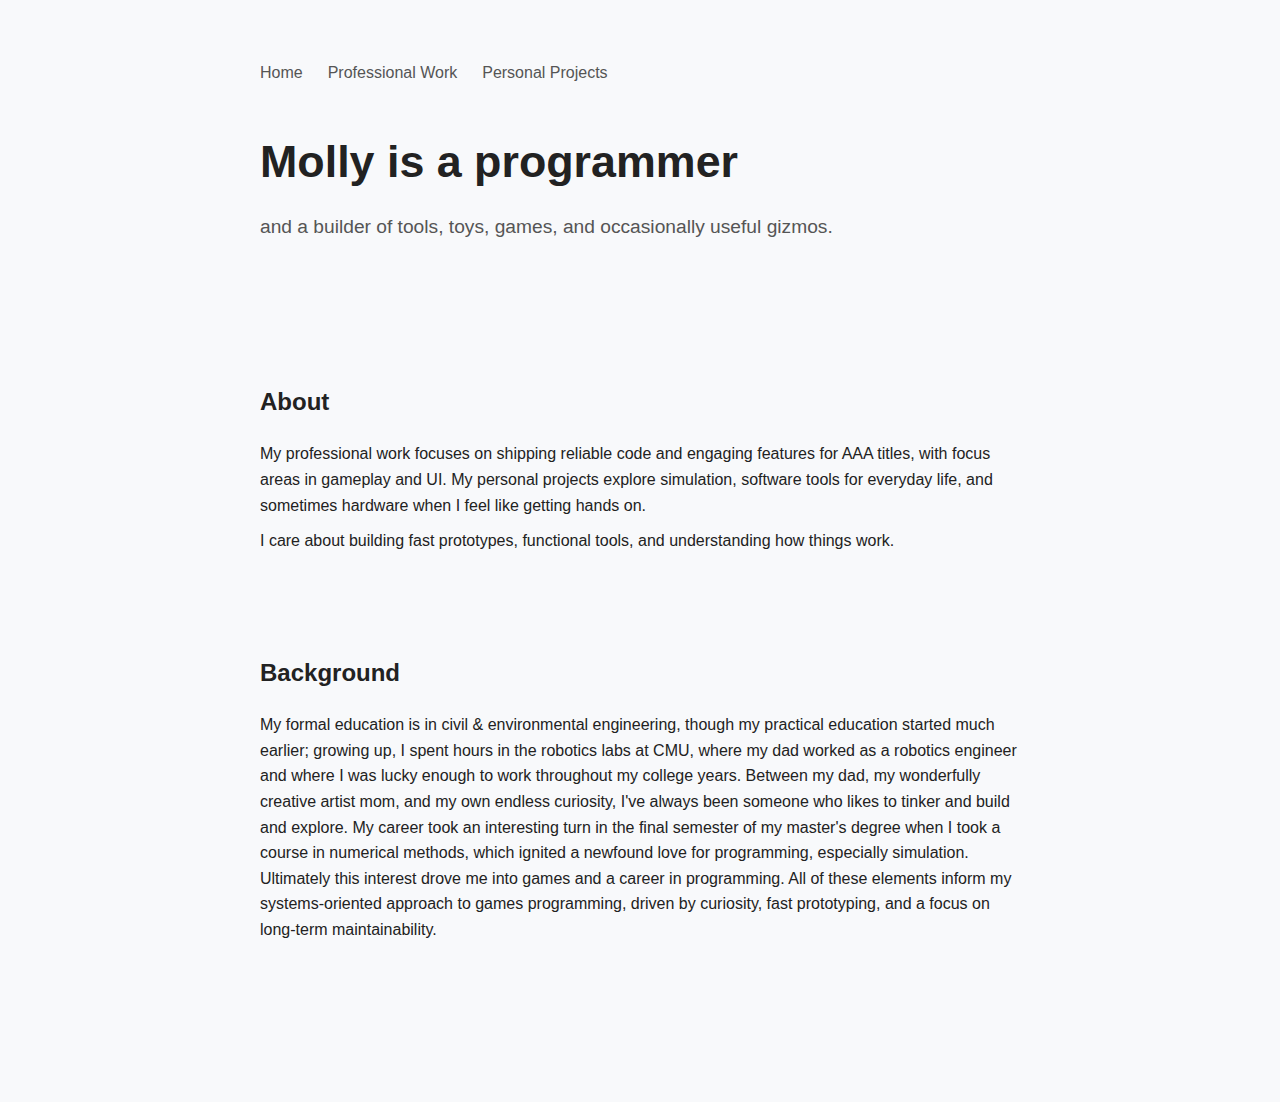
<file: index.html>
<!DOCTYPE html>
<html lang="en">
<head>
  <meta charset="UTF-8">
  <title>Molly Whittaker</title>
  <link rel="stylesheet" href="styles.css">
</head>
<body>

  <header class="hero">
    <div class="container">

      <nav class="nav">
        <a href="index.html">Home</a>
        <a href="professional.html">Professional Work</a>
        <a href="personal-projects.html">Personal Projects</a>
      </nav>

      <h1>Molly is a programmer</h1>

      <p class="tagline">
        and a builder of tools, toys, games, and occasionally useful gizmos.
      </p>
    </div>
  </header>

  <main class="container">

    <section class="about">
      <h2>About</h2>
      <p>
        My professional work focuses on shipping reliable code and engaging features for AAA titles, with focus areas in gameplay and UI.
        My personal projects explore simulation, software tools for everyday life, and sometimes hardware when I feel like getting hands on.
      </p>
      <p>
        I care about building fast prototypes, functional tools, and understanding how things work.
      </p>
    </section>

    <section class="background">
      <h2>Background</h2>
      <p>
        My formal education is in civil & environmental engineering, though my practical education started much earlier; growing up, I spent hours in the
        robotics labs at CMU, where my dad worked as a robotics engineer and where I was lucky enough to work throughout my college years. Between my dad, my wonderfully creative artist mom, 
        and my own endless curiosity, I've always been someone who likes to tinker and build and explore. My career took an interesting turn in the final semester of my master's degree when I took a course in 
        numerical methods, which ignited a newfound love for programming, especially simulation. Ultimately this interest drove me into games and a career in programming. All of these elements inform my
        systems-oriented approach to games programming, driven by curiosity, fast prototyping, and a focus on long-term maintainability.
      </p>
    </section>

  </main>

</body>
</html>
</file>
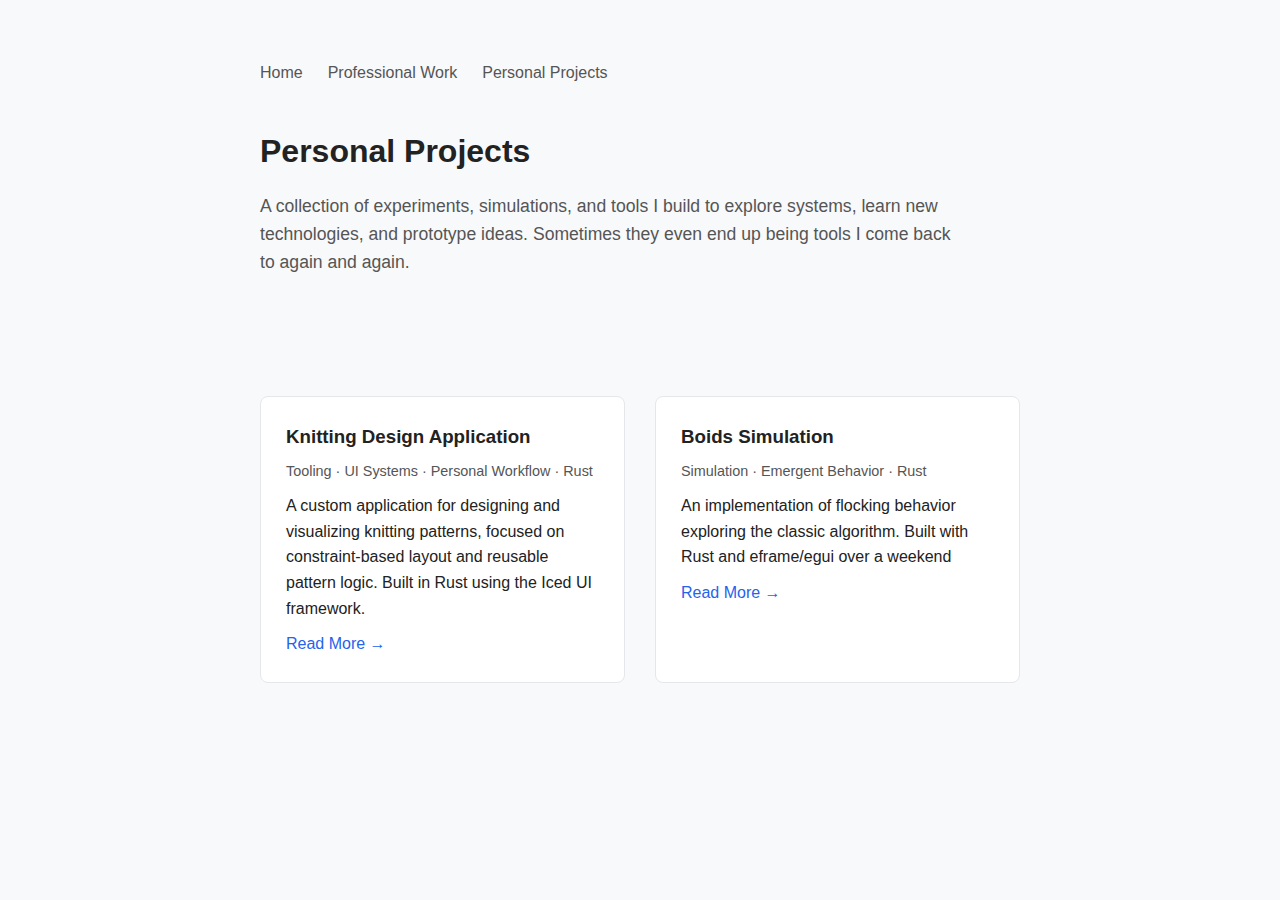
<file: personal-projects.html>
<!DOCTYPE html>
<html lang="en">
<head>
  <meta charset="UTF-8">
  <title>Personal Projects - Molly Whittaker</title>
  <link rel="stylesheet" href="styles.css">
</head>
<body>

  <header class="container">

    <nav class="nav">
      <a href="index.html">Home</a>
      <a href="professional.html">Professional Work</a>
      <a href="personal-projects.html" class="active">Personal Projects</a>
    </nav>

    <h1>Personal Projects</h1>

    <p class="intro">
      A collection of experiments, simulations, and tools I build to explore systems,
      learn new technologies, and prototype ideas. Sometimes they even end up being tools I come back to again and again.
    </p>

  </header>

  <main class="container">

    <section class="projects-grid">

      <!-- Knitting App -->
      <div class="project-card">
        <h3>Knitting Design Application</h3>
        <p class="project-meta">Tooling · UI Systems · Personal Workflow · Rust</p>
        <p>
          A custom application for designing and visualizing knitting patterns,
          focused on constraint-based layout and reusable pattern logic. Built in Rust using the Iced UI framework.
        </p>
        <a href="https://github.com/mwhittaker96/knitting_app">Read More →</a>
      </div>

      <!-- Boids Simulation -->
      <div class="project-card">
        <h3>Boids Simulation</h3>
        <p class="project-meta">Simulation · Emergent Behavior · Rust</p>
        <p>
          An implementation of flocking behavior exploring the classic algorithm. Built with Rust and eframe/egui over a weekend
        </p>
        <a href="https://github.com/mwhittaker96/boids">Read More →</a>
      </div>

      <!-- Hardware Experiments
      <div class="project-card">
        <h3>Hardware Experiments</h3>
        <p class="project-meta">Embedded Systems · Sensors · Prototyping</p>
        <p>
          Small-scale experiments involving microcontrollers, sensor integration,
          and real-time data processing.
        </p>
        <a href="#">Read More →</a>
      </div> -->

    </section>

  </main>

</body>
</html>
</file>
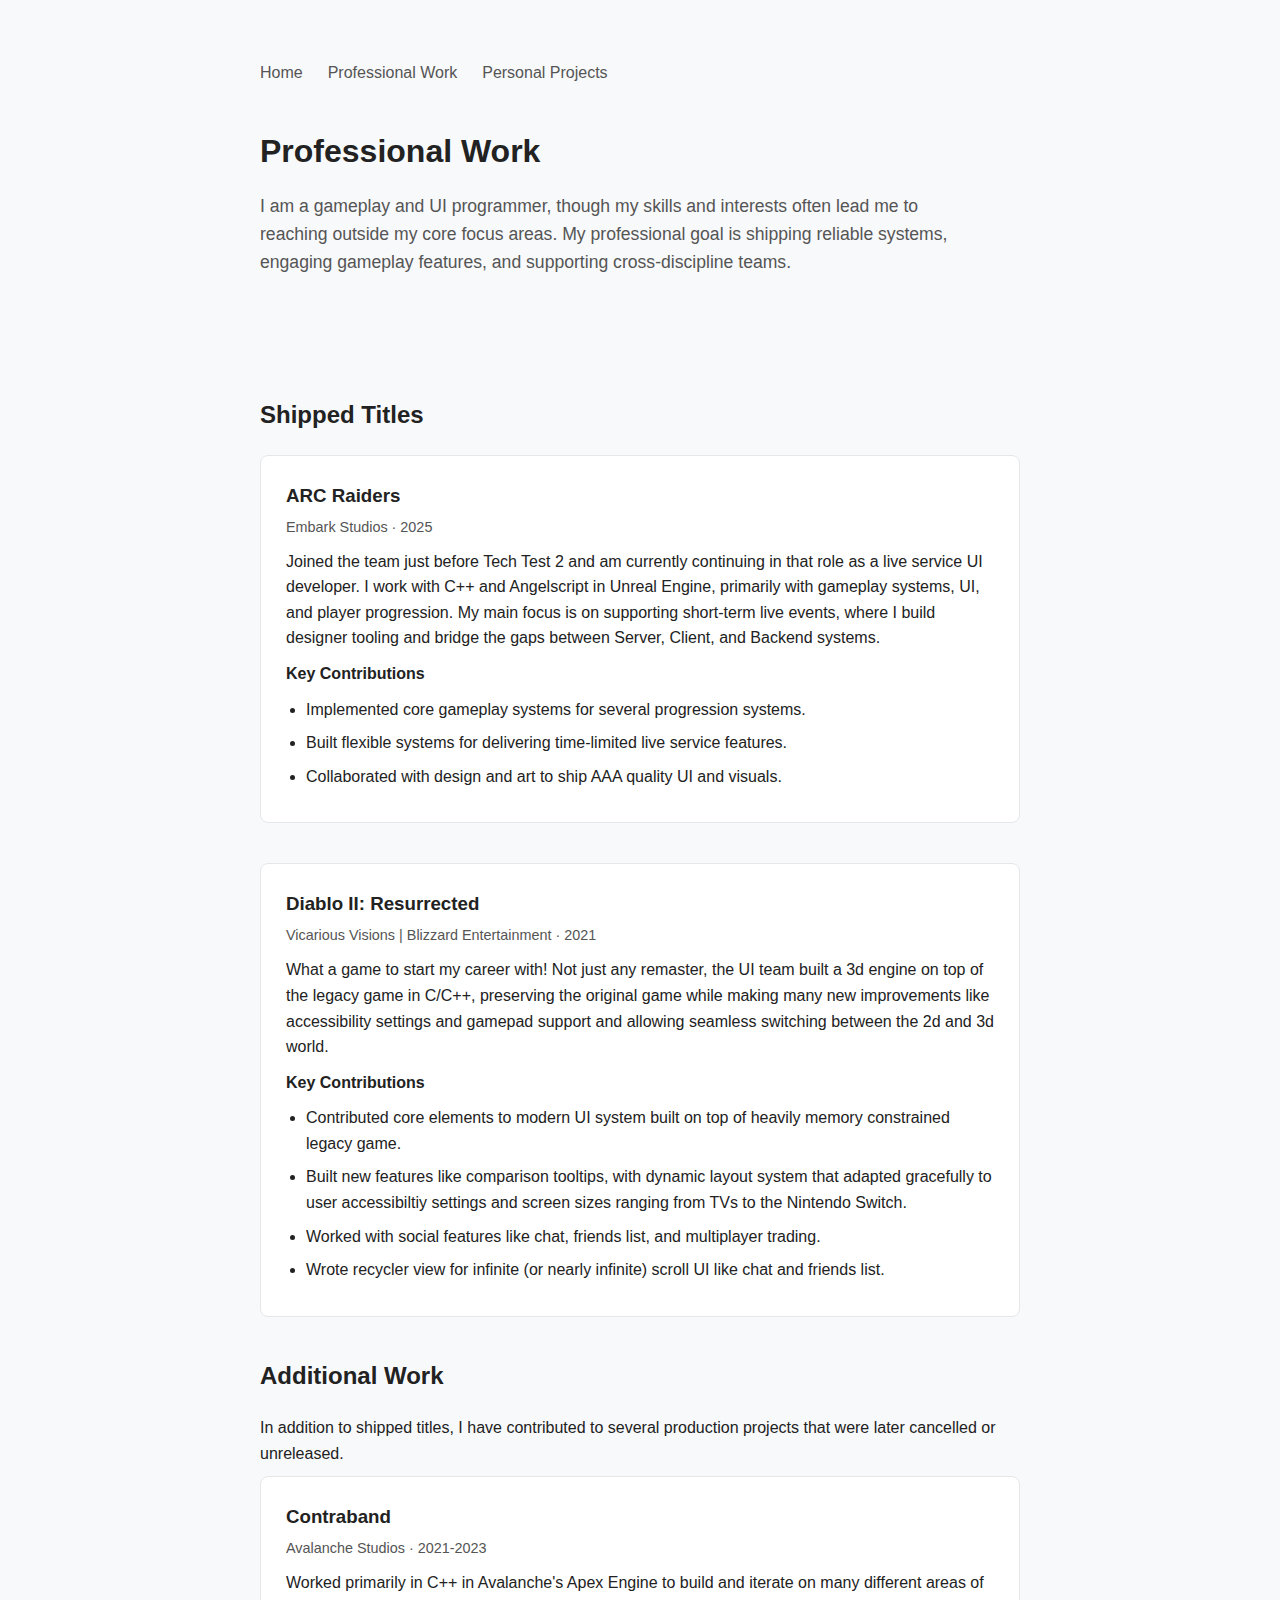
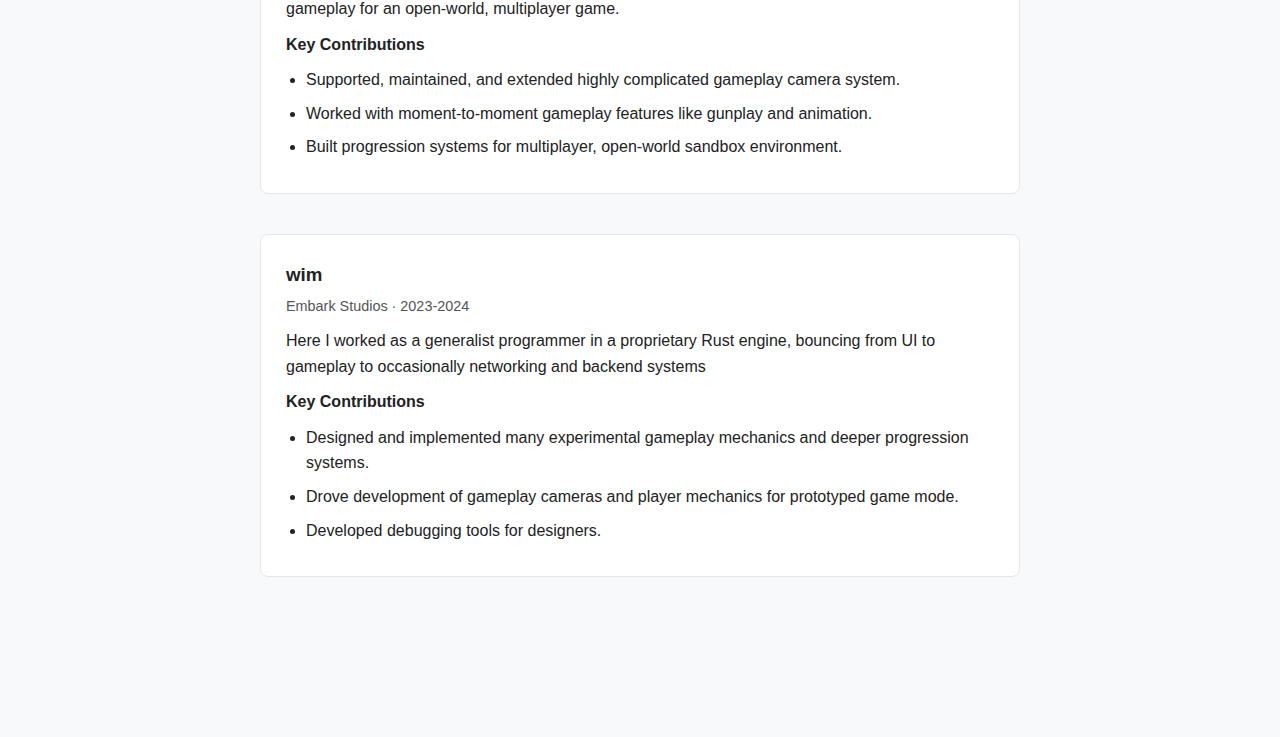
<file: professional.html>
<!DOCTYPE html>
<html lang="en">
<head>
  <meta charset="UTF-8">
  <title>Professional Work - Molly Whittaker</title>
  <link rel="stylesheet" href="styles.css">
</head>
<body>

  <header class="container">

    <nav class="nav">
      <a href="index.html">Home</a>
      <a href="professional.html" class="active">Professional Work</a>
      <a href="personal-projects.html">Personal Projects</a>
    </nav>

    <h1>Professional Work</h1>

    <p class="intro">
      I am a gameplay and UI programmer, though my skills and interests often lead me to reaching outside my core focus areas.
      My professional goal is shipping reliable systems, engaging gameplay features, and supporting cross-discipline teams.
    </p>

  </header>

  <main class="container">

    <section>
      <h2>Shipped Titles</h2>

      <!-- Title Card -->
      <div class="title-card">
        <div class="title-header">
          <h3>ARC Raiders</h3>
          <span class="meta">Embark Studios · 2025</span>
        </div>

        <p>
          Joined the team just before Tech Test 2 and am currently continuing in that role as a live service UI developer. I work with C++ and Angelscript in Unreal Engine, primarily
          with gameplay systems, UI, and player progression. My main focus is on supporting short-term live events, where I build designer tooling and bridge the 
          gaps between Server, Client, and Backend systems.
        </p>

        <h4>Key Contributions</h4>
        <ul class="contributions">
          <li>Implemented core gameplay systems for several progression systems.</li>
          <li>Built flexible systems for delivering time-limited live service features.</li>
          <li>Collaborated with design and art to ship AAA quality UI and visuals.</li>
        </ul>
      </div>

      <!-- Duplicate for each title -->
      <div class="title-card">
        <div class="title-header">
          <h3>Diablo II: Resurrected</h3>
          <span class="meta">Vicarious Visions | Blizzard Entertainment · 2021</span>
        </div>

        <p>
          What a game to start my career with! Not just any remaster, the UI team built a 3d engine on top of the legacy game in C/C++,
          preserving the original game while making many new improvements like accessibility settings and gamepad support and allowing
          seamless switching between the 2d and 3d world.
        </p>

        <h4>Key Contributions</h4>
        <ul class="contributions">
          <li>Contributed core elements to modern UI system built on top of heavily memory constrained legacy game.</li>
          <li>Built new features like comparison tooltips, with dynamic layout system that adapted gracefully to user accessibiltiy settings and screen sizes ranging from TVs to the Nintendo Switch.</li>
          <li>Worked with social features like chat, friends list, and multiplayer trading.</li>
          <li>Wrote recycler view for infinite (or nearly infinite) scroll UI like chat and friends list.</li>
        </ul>
      </div>

      <h2>Additional Work</h2>
      <p class="muted">
        In addition to shipped titles, I have contributed to several production projects that were later cancelled or unreleased.
      </p>
      
      <div class="title-card">
        <div class="title-header">
          <h3>Contraband</h3>
          <span class="meta">Avalanche Studios · 2021-2023</span>
        </div>

        <p>
          Worked primarily in C++ in Avalanche's Apex Engine to build and iterate on many different areas of gameplay for an open-world, multiplayer game.
        </p>

        <h4>Key Contributions</h4>
        <ul class="contributions">
          <li>Supported, maintained, and extended highly complicated gameplay camera system.</li>
          <li>Worked with moment-to-moment gameplay features like gunplay and animation.</li>
          <li>Built progression systems for multiplayer, open-world sandbox environment.</li>
        </ul>
      </div>

      <div class="title-card">
        <div class="title-header">
          <h3>wim</h3>
          <span class="meta">Embark Studios · 2023-2024</span>
        </div>

        <p>
          Here I worked as a generalist programmer in a proprietary Rust engine, bouncing from UI to gameplay to occasionally networking and backend systems
        </p>

        <h4>Key Contributions</h4>
        <ul class="contributions">
          <li>Designed and implemented many experimental gameplay mechanics and deeper progression systems.</li>
          <li>Drove development of gameplay cameras and player mechanics for prototyped game mode.</li>
          <li>Developed debugging tools for designers.</li>
        </ul>
      </div>

    </section>

  </main>

</body>
</html>
</file>
<file: styles.css>
:root {
  --bg: #f8f9fb;
  --text: #222;
  --muted: #555;
  --card-bg: #ffffff;
  --border: #e5e7eb;
  --link: #2563eb;
}

[data-theme="dark"] {
  --bg: #0f172a;
  --text: #e5e7eb;
  --muted: #94a3b8;
  --card-bg: #1e293b;
  --border: #334155;
  --link: #60a5fa;
}

/* Reset some defaults */
* {
  box-sizing: border-box;
  margin: 0;
  padding: 0;
}

/* Base typography */
body {
  font-family: -apple-system, BlinkMacSystemFont, "Segoe UI", Roboto, sans-serif;
  line-height: 1.6;
  background-color: var(--bg);
  color: var(--text);
}

/* Layout container */
.container {
  max-width: 800px;
  margin: 0 auto;
  padding: 60px 20px;
}

/* Hero section */
.hero {
  padding-top: 0px;
  padding-bottom: 20px;
}

.hero h1 {
  font-size: 2.8rem;
  margin-bottom: 15px;
}

.tagline {
  font-size: 1.2rem;
  color: var(--muted);
  max-width: 600px;
}

/* Section spacing */
section {
  margin-bottom: 100px;
}

h2 {
  font-size: 1.5rem;
  margin-bottom: 20px;
}

section p {
  margin-bottom: 10px;
}

.nav {
  display: flex;
  gap: 25px;
  margin-bottom: 40px;
}

.nav a {
  text-decoration: none;
  color: var(--muted);
  font-weight: 500;
  transition: color 0.2s ease;
}

.nav a:hover {
  color: var(--link);
}

/* Professsional works styling  */

.intro {
  font-size: 1.1rem;
  color: var(--muted);
  max-width: 700px;
  margin-top: 15px;
}

.title-card {
  background: var(--card-bg);
  border: 1px solid var(--border);
  border-radius: 8px;
  padding: 25px;
  margin-bottom: 40px;
  transition: transform 0.15s ease, box-shadow 0.15s ease;
}

.title-card:hover {
  transform: translateY(-4px);
  box-shadow: 0 10px 25px rgba(0,0,0,0.05);
}

.title-header {
  display: flex;
  flex-direction: column;
  margin-bottom: 10px;
}

.title-header h3 {
  margin-bottom: 5px;
}

.meta {
  font-size: 0.9rem;
  color: var(--muted);
}

.contributions {
  margin-top: 10px;
  padding-left: 20px;
}

.contributions li {
  margin-bottom: 8px;
}

.background {
  margin-top: 60px;
}

/* Personal Projects */
.projects-grid {
  display: grid;
  gap: 30px;
  grid-template-columns: repeat(auto-fit, minmax(280px, 1fr));
}

.project-card {
  background: var(--card-bg);
  border: 1px solid var(--border);
  border-radius: 8px;
  padding: 25px;
  transition: transform 0.15s ease, box-shadow 0.15s ease;
}

.project-card:hover {
  transform: translateY(-4px);
  box-shadow: 0 10px 25px rgba(0,0,0,0.05);
}

.project-card h3 {
  margin-bottom: 8px;
}

.project-meta {
  font-size: 0.9rem;
  color: var(--muted);
  margin-bottom: 10px;
}

.project-card a {
  text-decoration: none;
  color: var(--link);
  font-weight: 500;
}
</file>
